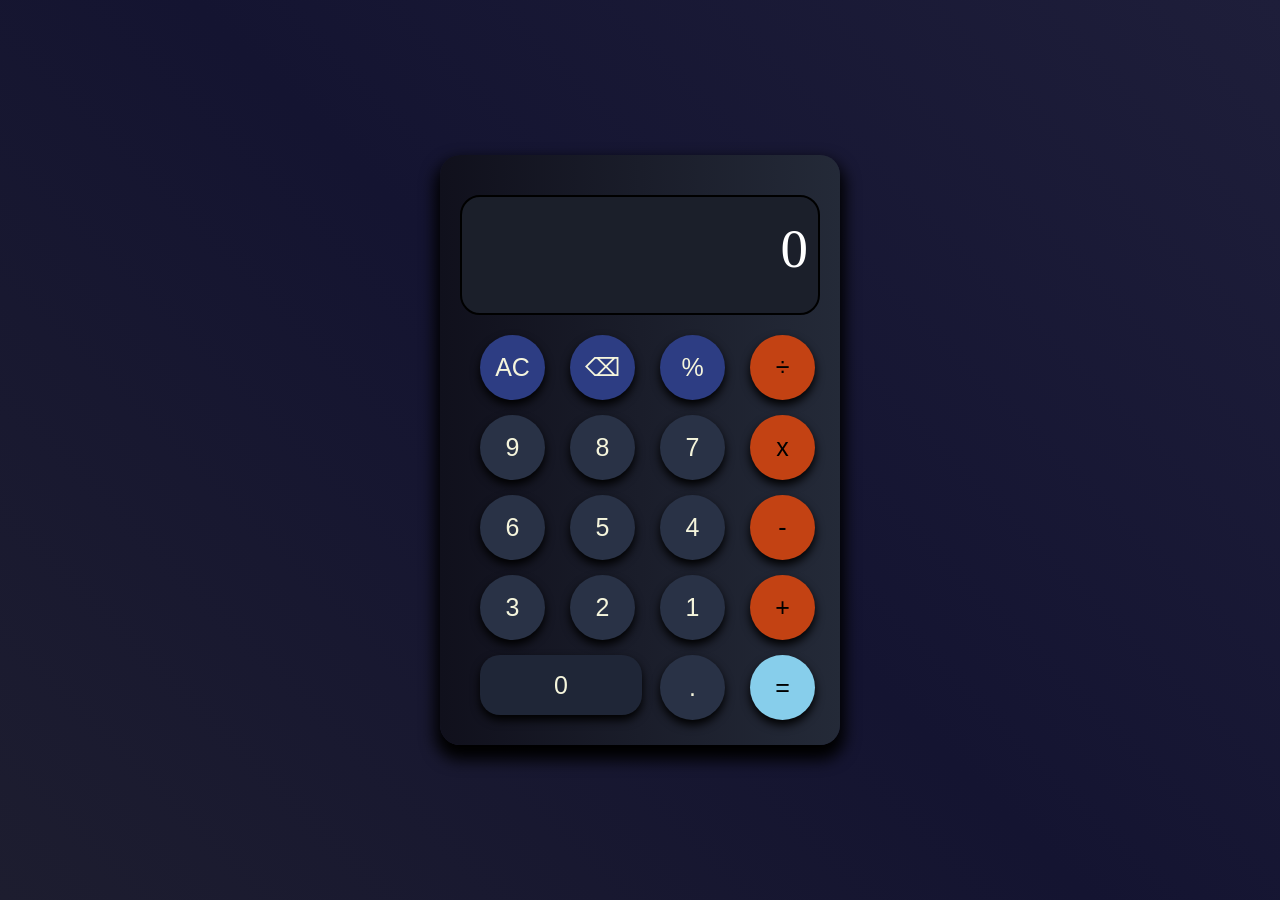
<file: Calculator App/index.html>
<!DOCTYPE html>
<html lang="en">
<head>
    <meta charset="UTF-8">
    <meta name="viewport" content="width=device-width, initial-scale=1.0">
    <title>Calculator</title>
    <link rel="stylesheet" href="style.css">
</head>
<body>
    <main class="calculator">
       <div class="display">
        <div id="history" class="history">0</div>
        <div id="result" class="result">0</div>
       </div>

       <div class="keys">
          <button class="key-fn" data-action="clear">AC</button>
          <button class="key-fn" data-action="delete">⌫</button>
          <button class="key-fn" data-action="percent">%</button>
          <button class="key-op" data-action="operator" data-value="÷">÷</button>

          <button class="key" data-action="number" data-value="9">9</button>
          <button class="key" data-action="number" data-value="8">8</button>
          <button class="key" data-action="number" data-value="7">7</button>
          <button class="key-op" data-action="operator" data-value="x">x</button>

          <button class="key" data-action="number" data-value="6">6</button>
          <button class="key" data-action="number" data-value="5">5</button>
          <button class="key" data-action="number" data-value="4">4</button>
          <button class="key-op" data-action="operator" data-value="-">-</button>

          <button class="key" data-action="number" data-value="3">3</button>
          <button class="key" data-action="number" data-value="2">2</button>
          <button class="key" data-action="number" data-value="1">1</button>
          <button class="key-op" data-action="operator" data-value="+">+</button>

           <button style="background-color:#1f2637;color:beige;" onmouseover="this.style.backgroundColor='#1e273c'"
             onmouseout="this.style.backgroundColor='#293246'" 
            class="key-zero" data-action="number" data-value="0">0</button>
           <button  class="key" data-action="decimal">.</button>
           <button class="key-equal" style="background-color:skyblue" data-action="equals">=</button>

       </div>
</main>

    <script src="script.js"></script>
</body>
</html>
</file>
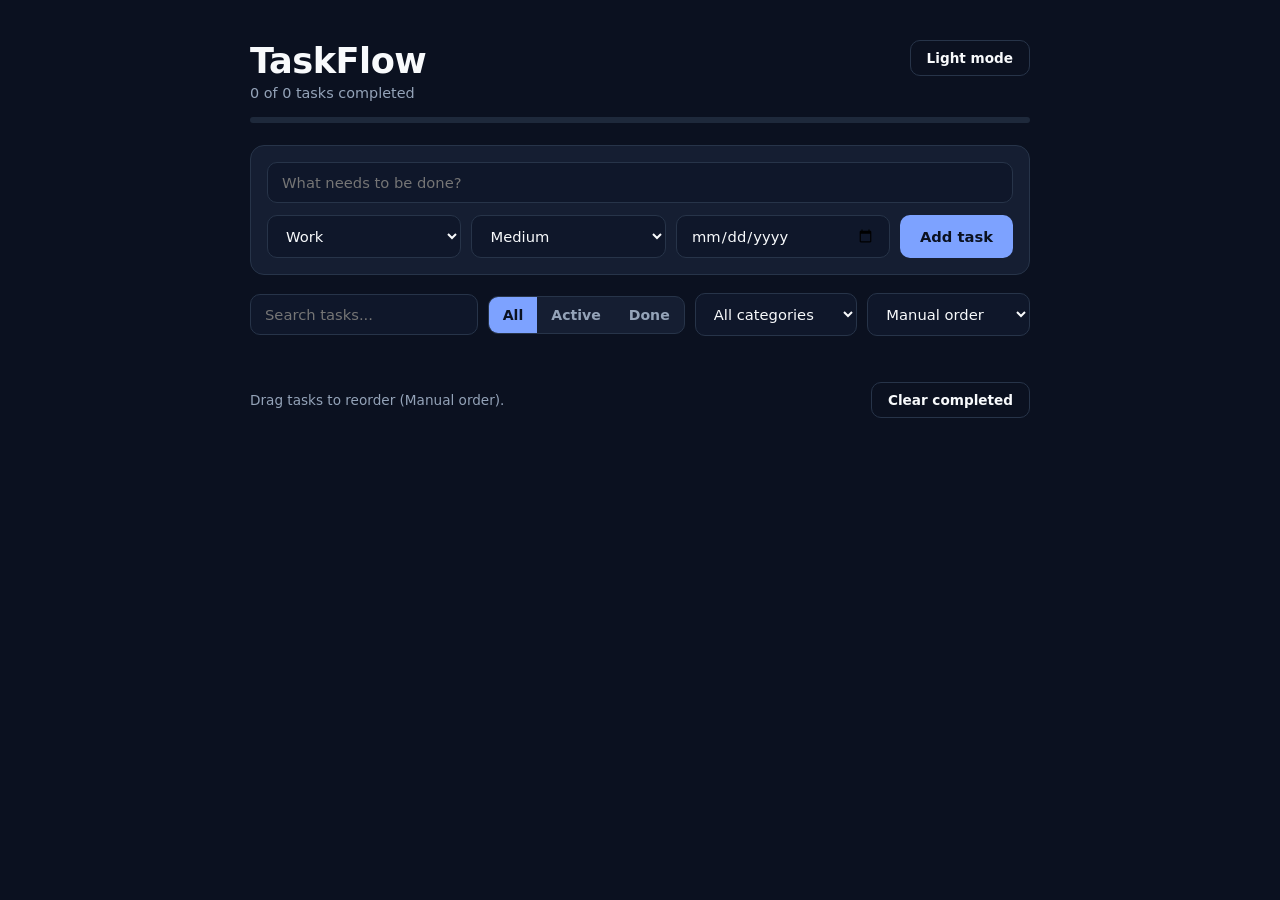
<file: To-Do App (Advance)/index.html>
<!DOCTYPE html>
<html lang="en">
<head>
    <meta charset="UTF-8">
    <meta name="viewport" content="width=device-width, initial-scale=1.0">
    <title>TaskFlow - Advance To Do App</title>
    <link rel="stylesheet" href="style.css">
</head>
<body>
    <main class="app">
        <header>
            <div>
                <h1 class="logo">TaskFlow</h1>
                <p id="summary" class="method">0 of 0 tasks completed</p>
            </div>
            <button id="themeBtn" class="tbtn">Light mode</button>
        </header>

        <div class="progress"><span id="bar"></span></div>

        <form id="taskForm">
            <input type="text" id="taskInput" class="task" placeholder="What needs to be done?">
            <div class="form-row">
                <select id="category">
                    <option value="Work">Work</option>
                    <option value="Study">Study</option>
                    <option value="Business">Business</option>
                    <option value="Personal">Personal</option>
                </select>

                <select id="level">
                    <option value="Low">Low</option>
                    <option value="Medium" selected>Medium</option>
                    <option value="High">High</option>
                </select>

                <input type="date" id="date">

                <button type="submit" id="submit">Add task</button>
            </div>
        </form>

        <section class="toolbar">
            <input id="search" type="search" placeholder="Search tasks...">
            <div class="tabs" id="filters" role="group" aria-label="Filter tasks">
                <button type="button" data-filter="all" class="on">All</button>
                <button type="button" data-filter="active">Active</button>
                <button type="button" data-filter="done">Done</button>
            </div>

            <select id="search-category">
                <option value="All">All categories</option>
                <option value="Work">Work</option>
                <option value="Study">Study</option>
                <option value="Business">Business</option>
                <option value="Personal">Personal</option>
            </select>

            <select id="sort" aria-label="Sort">
                <option value="manual">Manual order</option>
                <option value="due">Due date</option>
                <option value="priority">Priority</option>
                <option value="newest">Newest first</option>
            </select>
        </section>

      
        <ul id="taskList" class="task-list"></ul>

        <footer class="foot">
            <span class="muted">Drag tasks to reorder (Manual order).</span>
            <button id="clearDone" class="ghost">Clear completed</button>
        </footer>
    </main>

    <div id="toast" class="toast" role="status"></div>

    <script src="script.js"></script>
</body>
</html>
</file>
<file: Calculator App/style.css>
*{
    padding:0;
    margin:0;
    box-sizing: border-box;
}

body{
    height:100vh;
    display:flex;
    justify-content: center;
    align-items: center;
    background:linear-gradient(45deg,rgb(29, 29, 47),rgb(20, 20, 49),rgb(30, 30, 58))
}

.calculator{
    height:590px;
    width:400px;
    box-shadow: 0px 10px 15px 5px black;
    border-radius: 20px;
    background: linear-gradient(90deg,rgb(16, 16, 28), #242A38);
}

.display{
    width:90%;
    height:120px;
    border:2px solid black;
    margin-left:20px;
    margin-top:40px;
    border-radius: 20px;
    background: #1B1F2A;
    
}

#result{
    font-size: 55px;
    text-align: end;
     padding-top:10px;
     padding-right:10px;
     color:white;
     
}

#history{
    font-size:30px;
    color:rgb(35, 32, 32);
    text-align: end;
    padding-right: 15px;
    padding-top:10px;
    color:#726f6f;
    
    
}

.keys{
    display: grid;
    grid-template-columns: repeat(4,1fr);
    margin-top:20px;
    row-gap: 15px;
    margin-left: 40px;
    justify-content: center;
    
    


}

button{
    position:static;
    font-size: 25px;
    width: 65px;
    height:65px;
    border-radius: 50%;
    border:none;
     cursor: pointer;
    transition: transform 0.1s ease, background-color 0.2s ease;
    box-shadow: 0px 5px 10px black;


    

}

button:active {
    transform: scale(0.9);
}

.key-zero{
        grid-column: span 2;
    width: 90%;
    height: 60px;
    border-radius: 20px;
}


.key-fn{
     background-color: rgb(45, 61, 131);
     color:beige;
}

.key{
    background-color:#293246 ;
    color: beige;
}

.key-op{
   background-color: rgb(195, 66, 19);
}

.key:hover{
  background-color:#1e273c ;  
}

.key-op:hover{
    background-color: rgb(159, 50, 10);
}
</file>
<file: To-Do App (Advance)/style.css>
:root {
    --bg-body: #0b1120;
    --bg-card: #151e32;
    --bg-input: #0f172a;
    --border-color: #273449;
    --text-main: #f8fafc;
    --text-muted: #94a3b8;
    --accent: #7da2ff;
    --accent-text: #0b1120;
    --badge-bg: #1e293b;
}

body.light-mode {
    --bg-body: #f1f5f9;
    --bg-card: #ffffff;
    --bg-input: #f8fafc;
    --border-color: #cbd5e1;
    --text-main: #0f172a;
    --text-muted: #64748b;
    --accent: #2563eb;
    --accent-text: #ffffff;
    --badge-bg: #e2e8f0;
}

* {
    box-sizing: border-box;
    margin: 0;
    padding: 0;
    font-family: 'Segoe UI', system-ui, -apple-system, sans-serif;
}

body {
    background-color: var(--bg-body);
    color: var(--text-main);
    display: flex;
    justify-content: center;
    padding: 40px 16px;
    min-height: 100vh;
    transition: background-color 0.25s, color 0.25s;
}

.app {
    width: 100%;
    max-width: 780px;
}


header {
    display: flex;
    justify-content: space-between;
    align-items: flex-start;
    margin-bottom: 16px;
}

.logo {
    font-size: 2.2rem;
    font-weight: 800;
    letter-spacing: -0.5px;
}

.method {
    color: var(--text-muted);
    font-size: 0.9rem;
    margin-top: 4px;
}

.tbtn {
    background: transparent;
    color: var(--text-main);
    border: 1px solid var(--border-color);
    padding: 9px 16px;
    border-radius: 10px;
    font-weight: 600;
    font-size: 0.85rem;
    cursor: pointer;
    transition: 0.2s;
}

.tbtn:hover {
    border-color: var(--accent);
}


.progress {
    width: 100%;
    height: 6px;
    background-color: var(--badge-bg);
    border-radius: 99px;
    overflow: hidden;
    margin-bottom: 22px;
}

#bar {
    display: block;
    height: 100%;
    width: 0%;
    background-color: var(--accent);
    transition: width 0.3s ease;
}


form {
    background-color: var(--bg-card);
    border: 1px solid var(--border-color);
    border-radius: 14px;
    padding: 16px;
    display: flex;
    flex-direction: column;
    gap: 12px;
    margin-bottom: 18px;
}

input, select {
    background-color: var(--bg-input);
    color: var(--text-main);
    border: 1px solid var(--border-color);
    border-radius: 10px;
    padding: 11px 14px;
    font-size: 0.92rem;
    outline: none;
}

input:focus, select:focus {
    border-color: var(--accent);
}

.form-row {
    display: grid;
    grid-template-columns: 1fr 1fr 1.1fr auto;
    gap: 10px;
}

#submit {
    background-color: var(--accent);
    color: var(--accent-text);
    border: none;
    border-radius: 10px;
    padding: 11px 20px;
    font-weight: 700;
    font-size: 0.92rem;
    cursor: pointer;
    transition: opacity 0.2s;
}

#submit:hover {
    opacity: 0.9;
}


.toolbar {
    display: grid;
    grid-template-columns: 1.4fr auto 1fr 1fr;
    gap: 10px;
    margin-bottom: 18px;
    align-items: center;
}

.tabs {
    display: flex;
    background-color: var(--bg-card);
    border: 1px solid var(--border-color);
    border-radius: 10px;
    overflow: hidden;
}

.tabs button {
    background: transparent;
    color: var(--text-muted);
    border: none;
    padding: 10px 14px;
    font-size: 0.88rem;
    font-weight: 600;
    cursor: pointer;
}

.tabs button.on {
    background-color: var(--accent);
    color: var(--accent-text);
}


.task-list {
    list-style: none;
    display: flex;
    flex-direction: column;
    gap: 12px;
    margin-bottom: 20px;
}

.task-item {
    background-color: var(--bg-card);
    border: 1px solid var(--border-color);
    border-left: 5px solid #22c55e; /* Default Low */
    border-radius: 12px;
    padding: 14px 16px;
    display: flex;
    justify-content: space-between;
    align-items: center;
    gap: 12px;
    cursor: grab;
}

.task-item.priority-High { border-left-color: #ef4444; }
.task-item.priority-Medium { border-left-color: #eab308; }
.task-item.priority-Low { border-left-color: #22c55e; }

.task-left {
    display: flex;
    align-items: center;
    gap: 14px;
}

.task-left input[type="checkbox"] {
    width: 18px;
    height: 18px;
    cursor: pointer;
    accent-color: var(--accent);
}

.task-title {
    font-weight: 700;
    font-size: 0.98rem;
    margin-bottom: 6px;
}

.task-item.completed .task-title {
    text-decoration: line-through;
    color: var(--text-muted);
}

.task-meta {
    display: flex;
    align-items: center;
    gap: 8px;
    flex-wrap: wrap;
    font-size: 0.78rem;
}

.badge {
    background-color: var(--badge-bg);
    border: 1px solid var(--border-color);
    color: var(--text-muted);
    padding: 2px 10px;
    border-radius: 99px;
}

.due-text { color: var(--text-muted); }
.due-text.overdue { color: #ef4444; font-weight: 600; }

.task-actions {
    display: flex;
    gap: 8px;
}

.btn-sm {
    background: transparent;
    border: 1px solid var(--border-color);
    padding: 6px 12px;
    border-radius: 8px;
    font-size: 0.82rem;
    font-weight: 600;
    cursor: pointer;
}

.btn-edit { color: var(--text-main); }
.btn-delete { color: #ef4444; }
.btn-sm:hover { background-color: var(--badge-bg); }


.foot {
    display: flex;
    justify-content: space-between;
    align-items: center;
    padding-top: 8px;
}

.muted {
    color: var(--text-muted);
    font-size: 0.85rem;
}

.ghost {
    background: transparent;
    color: var(--text-main);
    border: 1px solid var(--border-color);
    padding: 9px 16px;
    border-radius: 10px;
    font-weight: 600;
    font-size: 0.85rem;
    cursor: pointer;
}

.ghost:hover { border-color: #ef4444; color: #ef4444; }


.toast {
    position: fixed;
    bottom: 20px;
    right: 20px;
    background-color: var(--accent);
    color: var(--accent-text);
    padding: 10px 18px;
    border-radius: 10px;
    font-weight: 600;
    font-size: 0.88rem;
    opacity: 0;
    pointer-events: none;
    transition: opacity 0.3s;
}
.toast.show { opacity: 1; }

@media (max-width: 650px) {
    .form-row, .toolbar { grid-template-columns: 1fr; }
}
</file>
